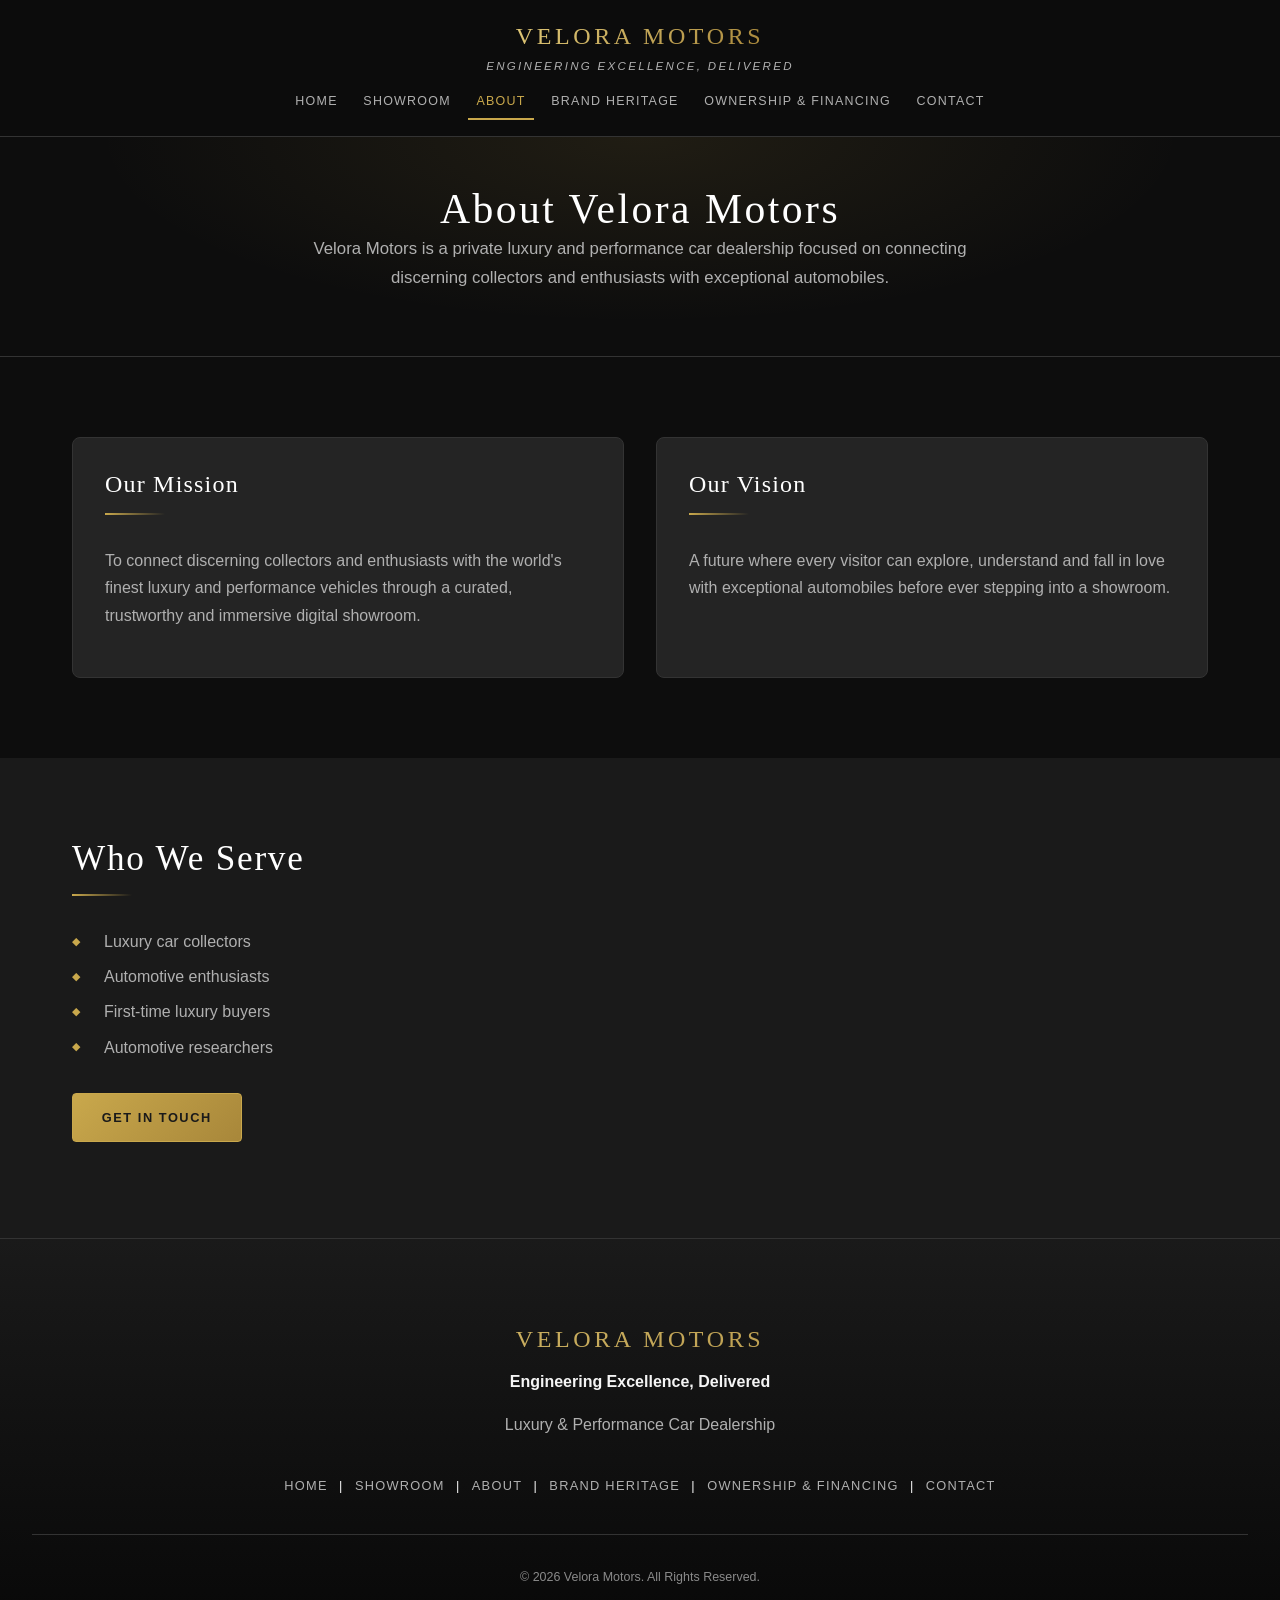
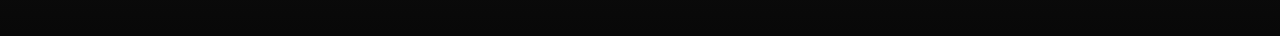
<file: POE PART2/about.html>
<!DOCTYPE html>
<html lang="en">
<head>
    <meta charset="UTF-8">
    <meta name="viewport" content="width=device-width, initial-scale=1.0">
    <title>About | Velora Motors</title>
    <meta name="description" content="Learn about the Velora Motors mission, vision and the collectors and enthusiasts we serve.">
    <meta name="keywords" content="about Velora Motors, luxury car dealership">
    <link rel="stylesheet" href="css/style.css">
</head>
<body>

    <a class="skip-link" href="#main">Skip to main content</a>

    <header>
        <p class="brand"><a href="index.html">VELORA MOTORS</a></p>
        <p class="tagline">Engineering Excellence, Delivered</p>
        <nav aria-label="Main Navigation">
            <ul>
                <li><a href="index.html">Home</a></li>
                <li><a href="showroom.html">Showroom</a></li>
                <li><a href="about.html" aria-current="page">About</a></li>
                <li><a href="heritage.html">Brand Heritage</a></li>
                <li><a href="ownership.html">Ownership &amp; Financing</a></li>
                <li><a href="contact.html">Contact</a></li>
            </ul>
        </nav>
    </header>

    <main id="main">

        <section class="page-title">
            <h1>About Velora Motors</h1>
            <p>Velora Motors is a private luxury and performance car dealership focused on connecting discerning collectors and enthusiasts with exceptional automobiles.</p>
        </section>

        <section class="section">
            <div class="grid grid-2">
                <div class="panel"><h2>Our Mission</h2><p>To connect discerning collectors and enthusiasts with the world's finest luxury and performance vehicles through a curated, trustworthy and immersive digital showroom.</p></div>
                <div class="panel"><h2>Our Vision</h2><p>A future where every visitor can explore, understand and fall in love with exceptional automobiles before ever stepping into a showroom.</p></div>
            </div>
        </section>

        <section class="section alt">
            <h2>Who We Serve</h2>
            <ul class="diamonds">
                <li>Luxury car collectors</li>
                <li>Automotive enthusiasts</li>
                <li>First-time luxury buyers</li>
                <li>Automotive researchers</li>
            </ul>
            <p><a class="btn btn-gold" href="contact.html">Get in Touch</a></p>
        </section>

    </main>

    <footer>
        <p class="footer-brand">VELORA MOTORS</p>
        <p><strong>Engineering Excellence, Delivered</strong></p>
        <p>Luxury &amp; Performance Car Dealership</p>
        <nav aria-label="Footer Navigation">
            <a href="index.html">Home</a> |
            <a href="showroom.html">Showroom</a> |
            <a href="about.html">About</a> |
            <a href="heritage.html">Brand Heritage</a> |
            <a href="ownership.html">Ownership &amp; Financing</a> |
            <a href="contact.html">Contact</a>
        </nav>
        <p class="copyright">&copy; 2026 Velora Motors. All Rights Reserved.</p>
    </footer>

</body>
</html>
</file>
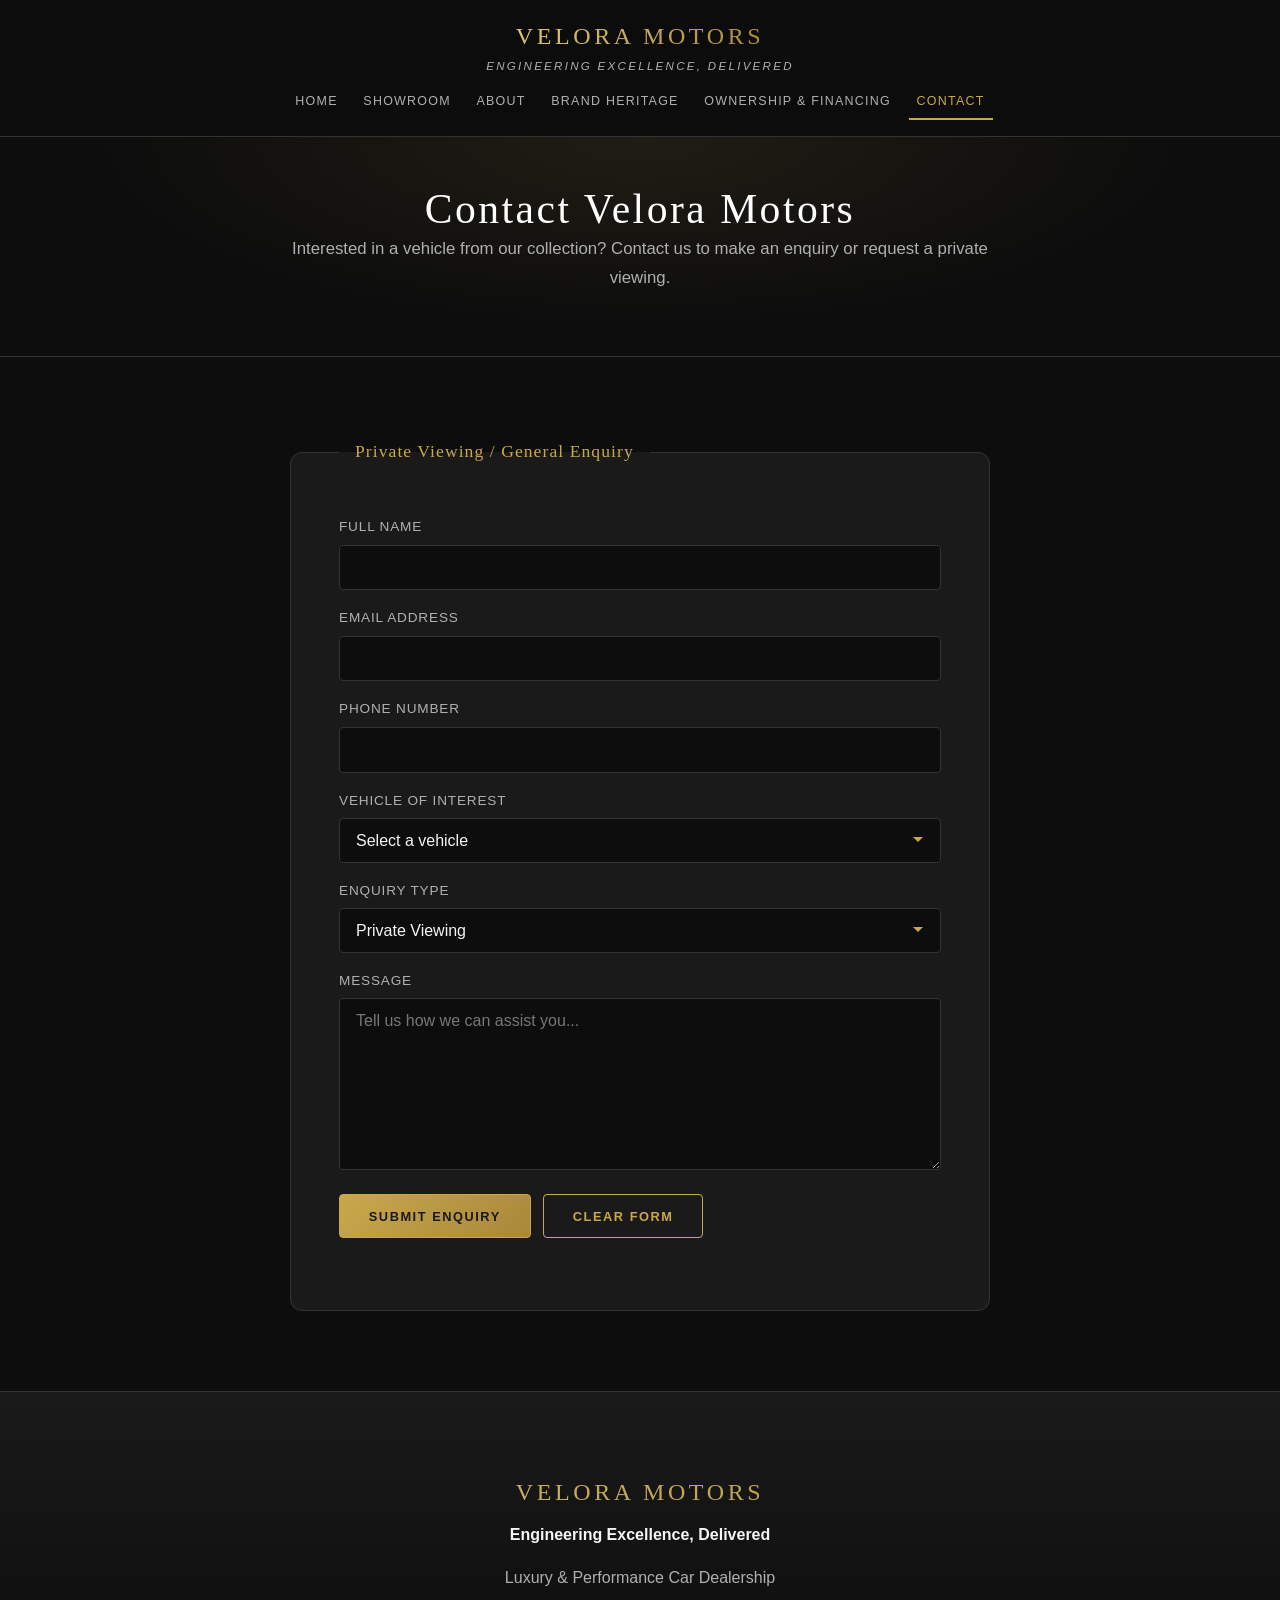
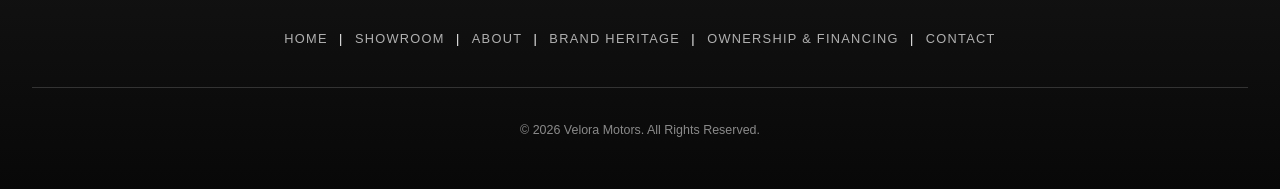
<file: POE PART2/contact.html>
<!DOCTYPE html>
<html lang="en">
<head>
    <meta charset="UTF-8">
    <meta name="viewport" content="width=device-width, initial-scale=1.0">
    <title>Contact | Velora Motors</title>
    <meta name="description" content="Contact Velora Motors to enquire about a vehicle or request a private viewing.">
    <meta name="keywords" content="contact Velora Motors, private viewing">
    <link rel="stylesheet" href="css/style.css">
</head>
<body>

    <a class="skip-link" href="#main">Skip to main content</a>

    <header>
        <p class="brand"><a href="index.html">VELORA MOTORS</a></p>
        <p class="tagline">Engineering Excellence, Delivered</p>
        <nav aria-label="Main Navigation">
            <ul>
                <li><a href="index.html">Home</a></li>
                <li><a href="showroom.html">Showroom</a></li>
                <li><a href="about.html">About</a></li>
                <li><a href="heritage.html">Brand Heritage</a></li>
                <li><a href="ownership.html">Ownership &amp; Financing</a></li>
                <li><a href="contact.html" aria-current="page">Contact</a></li>
            </ul>
        </nav>
    </header>

    <main id="main">

        <section class="page-title">
            <h1>Contact Velora Motors</h1>
            <p>Interested in a vehicle from our collection? Contact us to make an enquiry or request a private viewing.</p>
        </section>

        <section class="section">
            <form action="#" method="post">
                <fieldset>
                    <legend>Private Viewing / General Enquiry</legend>

                    <p>
                        <label for="name">Full Name</label>
                        <input type="text" id="name" name="name" autocomplete="name" required>
                    </p>
                    <p>
                        <label for="email">Email Address</label>
                        <input type="email" id="email" name="email" autocomplete="email" required>
                    </p>
                    <p>
                        <label for="phone">Phone Number</label>
                        <input type="tel" id="phone" name="phone" autocomplete="tel">
                    </p>
                    <p>
                        <label for="vehicle">Vehicle of Interest</label>
                        <select id="vehicle" name="vehicle">
                            <option value="">Select a vehicle</option>
                            <option value="ferrari-296-gtb">Ferrari 296 GTB</option>
                            <option value="lamborghini-huracan">Lamborghini Huracan</option>
                            <option value="rolls-royce-ghost">Rolls-Royce Ghost</option>
                            <option value="bentley-bentayga">Bentley Bentayga</option>
                            <option value="range-rover-autobiography">Range Rover Autobiography</option>
                            <option value="aston-martin-db12-volante">Aston Martin DB12 Volante</option>
                            <option value="jaguar-e-type">Restored Jaguar E-Type</option>
                        </select>
                    </p>
                    <p>
                        <label for="enquiry-type">Enquiry Type</label>
                        <select id="enquiry-type" name="enquiry-type">
                            <option value="private-viewing">Private Viewing</option>
                            <option value="vehicle-enquiry">Vehicle Enquiry</option>
                            <option value="financing">Financing</option>
                            <option value="trade-in">Trade-In</option>
                            <option value="concierge">Concierge Services</option>
                            <option value="collaboration">Collaboration</option>
                        </select>
                    </p>
                    <p>
                        <label for="message">Message</label>
                        <textarea id="message" name="message" rows="8" placeholder="Tell us how we can assist you..."></textarea>
                    </p>
                    <p>
                        <button type="submit" class="btn btn-gold">Submit Enquiry</button>
                        <button type="reset" class="btn btn-outline">Clear Form</button>
                    </p>
                </fieldset>
            </form>
        </section>

    </main>

    <footer>
        <p class="footer-brand">VELORA MOTORS</p>
        <p><strong>Engineering Excellence, Delivered</strong></p>
        <p>Luxury &amp; Performance Car Dealership</p>
        <nav aria-label="Footer Navigation">
            <a href="index.html">Home</a> |
            <a href="showroom.html">Showroom</a> |
            <a href="about.html">About</a> |
            <a href="heritage.html">Brand Heritage</a> |
            <a href="ownership.html">Ownership &amp; Financing</a> |
            <a href="contact.html">Contact</a>
        </nav>
        <p class="copyright">&copy; 2026 Velora Motors. All Rights Reserved.</p>
    </footer>

</body>
</html>
</file>
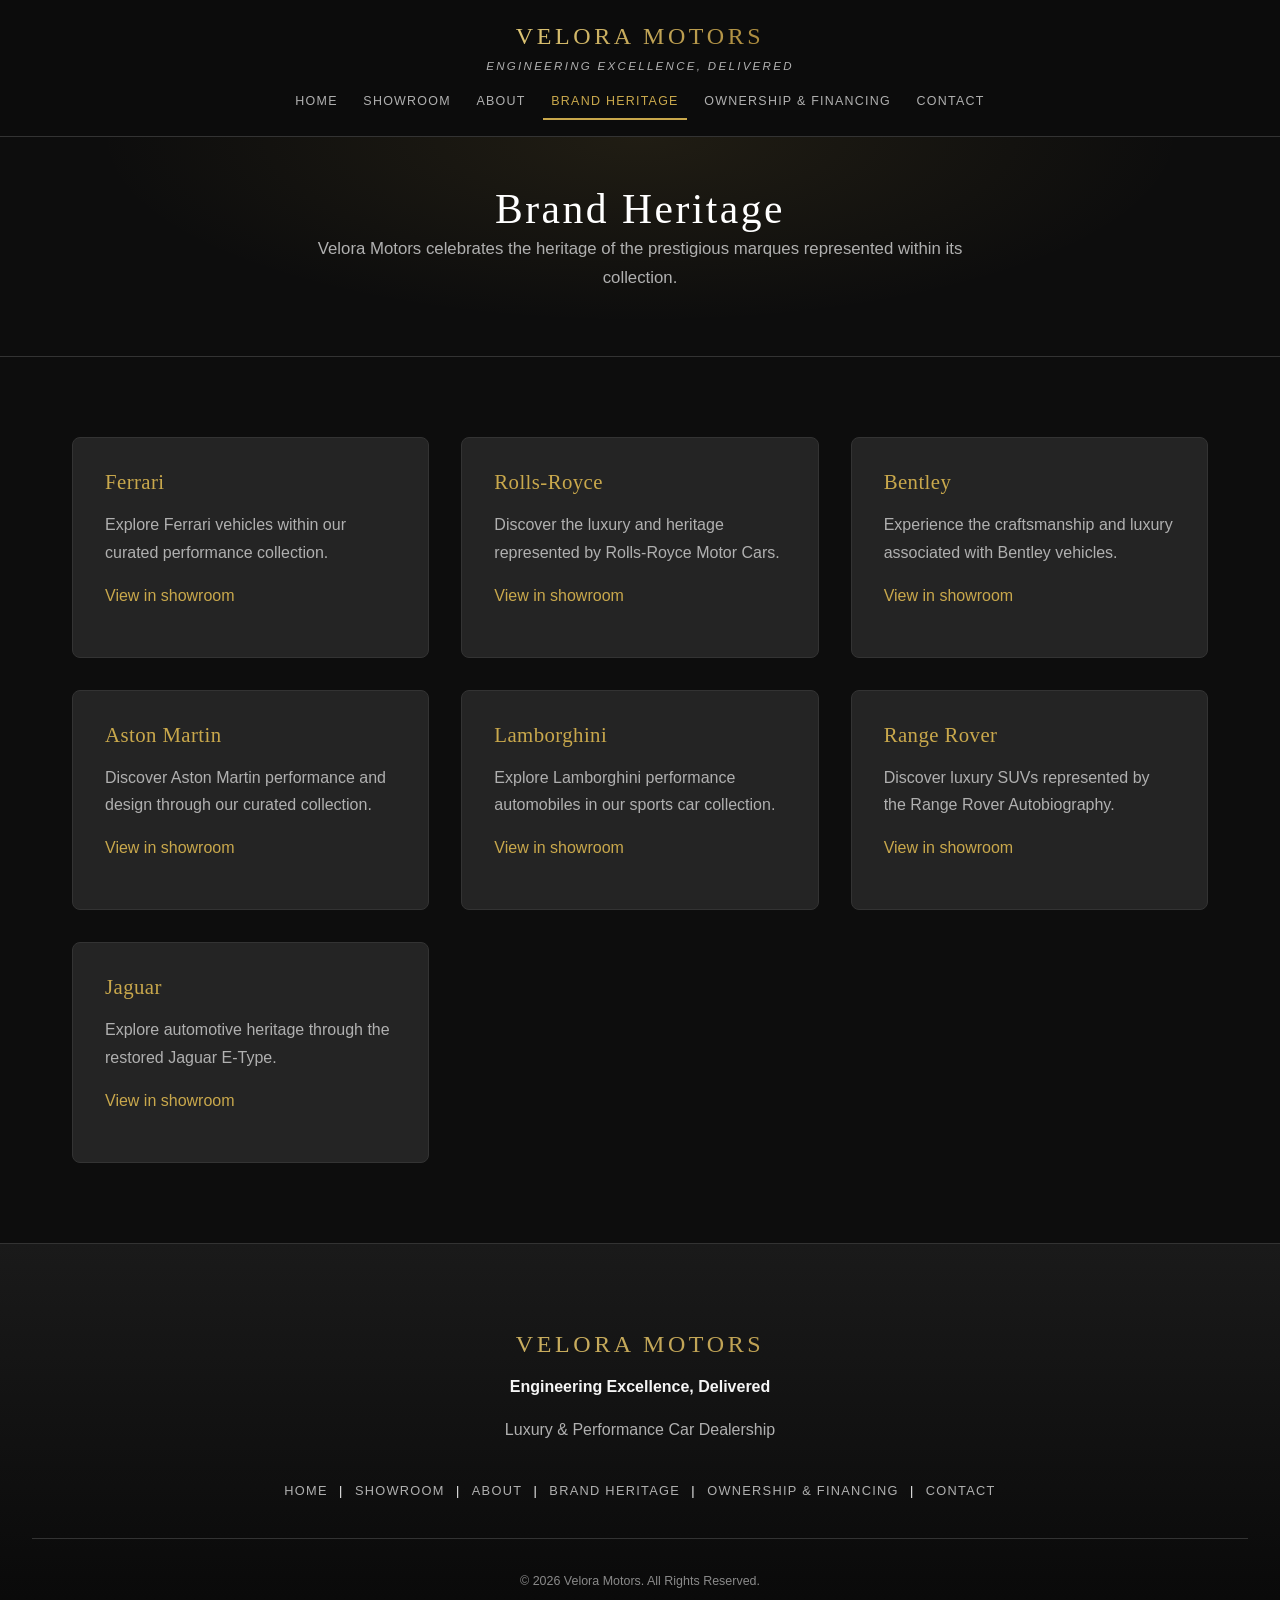
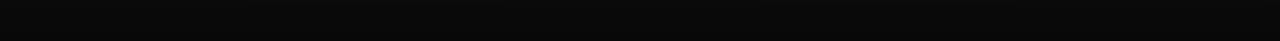
<file: POE PART2/heritage.html>
<!DOCTYPE html>
<html lang="en">
<head>
    <meta charset="UTF-8">
    <meta name="viewport" content="width=device-width, initial-scale=1.0">
    <title>Brand Heritage | Velora Motors</title>
    <meta name="description" content="Explore the heritage of Ferrari, Rolls-Royce, Bentley, Aston Martin, Lamborghini, Range Rover and Jaguar.">
    <meta name="keywords" content="car brand heritage, Ferrari, Bentley, Jaguar">
    <link rel="stylesheet" href="css/style.css">
</head>
<body>

    <a class="skip-link" href="#main">Skip to main content</a>

    <header>
        <p class="brand"><a href="index.html">VELORA MOTORS</a></p>
        <p class="tagline">Engineering Excellence, Delivered</p>
        <nav aria-label="Main Navigation">
            <ul>
                <li><a href="index.html">Home</a></li>
                <li><a href="showroom.html">Showroom</a></li>
                <li><a href="about.html">About</a></li>
                <li><a href="heritage.html" aria-current="page">Brand Heritage</a></li>
                <li><a href="ownership.html">Ownership &amp; Financing</a></li>
                <li><a href="contact.html">Contact</a></li>
            </ul>
        </nav>
    </header>

    <main id="main">

        <section class="page-title">
            <h1>Brand Heritage</h1>
            <p>Velora Motors celebrates the heritage of the prestigious marques represented within its collection.</p>
        </section>

        <section class="section">
            <div class="grid grid-3">
                <div class="panel"><h3>Ferrari</h3><p>Explore Ferrari vehicles within our curated performance collection.</p><p><a href="showroom.html">View in showroom</a></p></div>
                <div class="panel"><h3>Rolls-Royce</h3><p>Discover the luxury and heritage represented by Rolls-Royce Motor Cars.</p><p><a href="showroom.html">View in showroom</a></p></div>
                <div class="panel"><h3>Bentley</h3><p>Experience the craftsmanship and luxury associated with Bentley vehicles.</p><p><a href="showroom.html">View in showroom</a></p></div>
                <div class="panel"><h3>Aston Martin</h3><p>Discover Aston Martin performance and design through our curated collection.</p><p><a href="showroom.html">View in showroom</a></p></div>
                <div class="panel"><h3>Lamborghini</h3><p>Explore Lamborghini performance automobiles in our sports car collection.</p><p><a href="showroom.html">View in showroom</a></p></div>
                <div class="panel"><h3>Range Rover</h3><p>Discover luxury SUVs represented by the Range Rover Autobiography.</p><p><a href="showroom.html">View in showroom</a></p></div>
                <div class="panel"><h3>Jaguar</h3><p>Explore automotive heritage through the restored Jaguar E-Type.</p><p><a href="showroom.html">View in showroom</a></p></div>
            </div>
        </section>

    </main>

    <footer>
        <p class="footer-brand">VELORA MOTORS</p>
        <p><strong>Engineering Excellence, Delivered</strong></p>
        <p>Luxury &amp; Performance Car Dealership</p>
        <nav aria-label="Footer Navigation">
            <a href="index.html">Home</a> |
            <a href="showroom.html">Showroom</a> |
            <a href="about.html">About</a> |
            <a href="heritage.html">Brand Heritage</a> |
            <a href="ownership.html">Ownership &amp; Financing</a> |
            <a href="contact.html">Contact</a>
        </nav>
        <p class="copyright">&copy; 2026 Velora Motors. All Rights Reserved.</p>
    </footer>

</body>
</html>
</file>
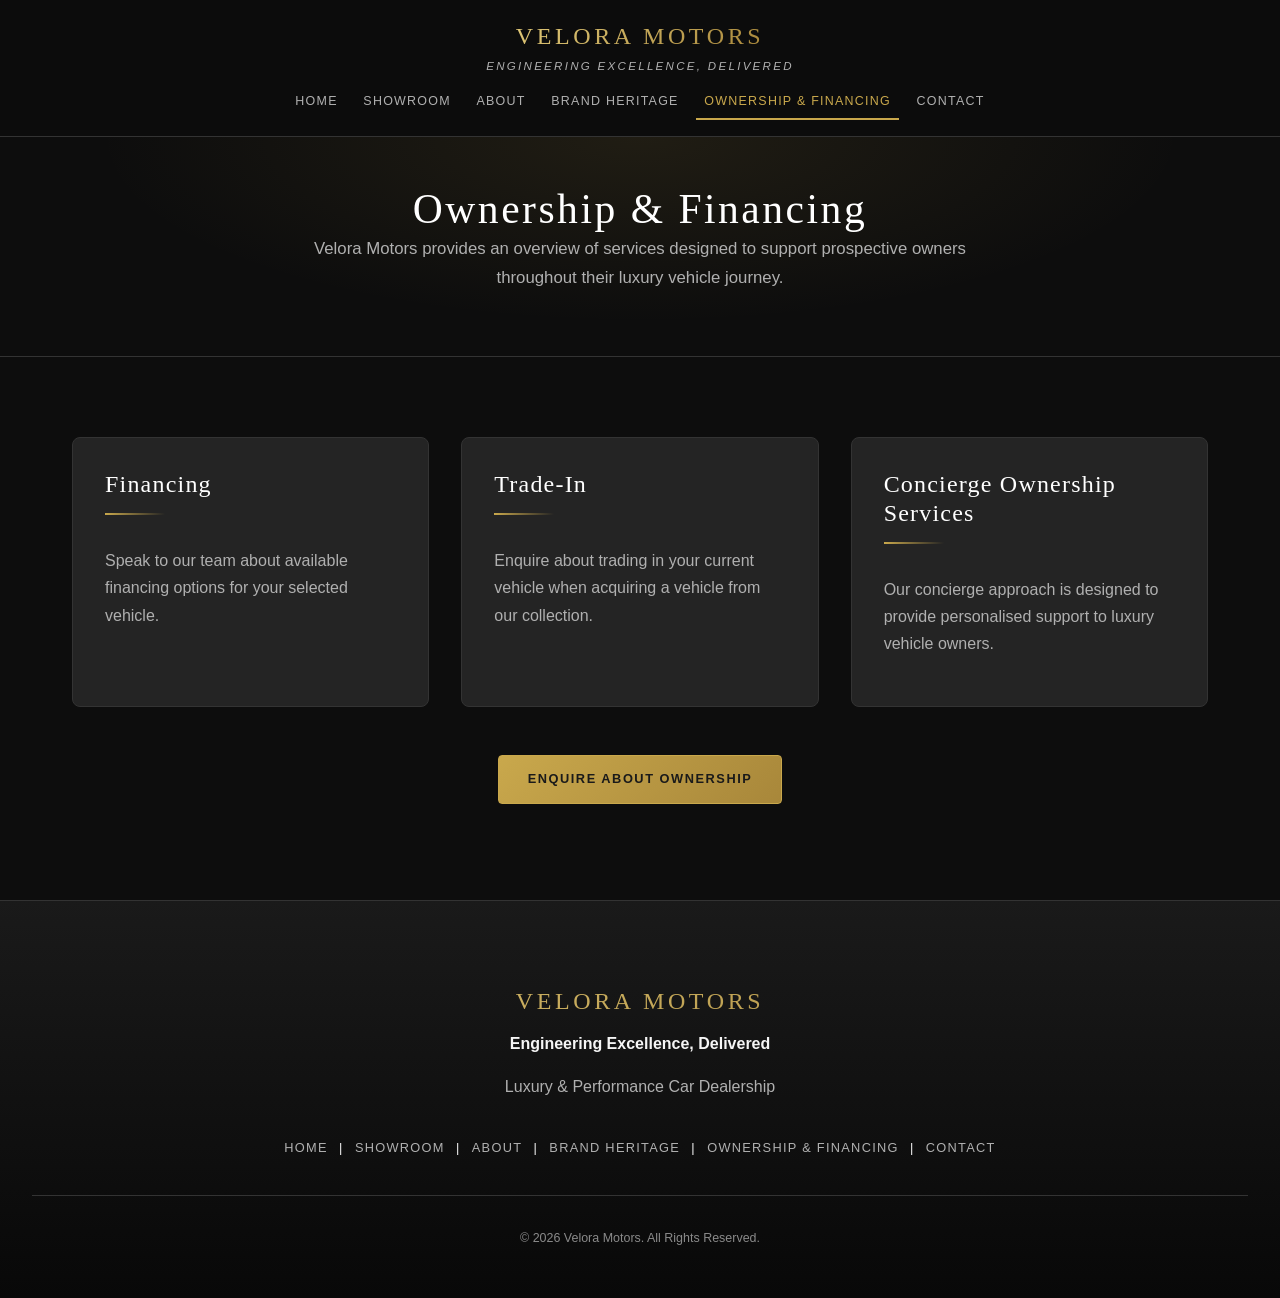
<file: POE PART2/ownership.html>
<!DOCTYPE html>
<html lang="en">
<head>
    <meta charset="UTF-8">
    <meta name="viewport" content="width=device-width, initial-scale=1.0">
    <title>Ownership &amp; Financing | Velora Motors</title>
    <meta name="description" content="Financing, trade-in and concierge ownership services from Velora Motors.">
    <meta name="keywords" content="car financing, trade-in, concierge ownership">
    <link rel="stylesheet" href="css/style.css">
</head>
<body>

    <a class="skip-link" href="#main">Skip to main content</a>

    <header>
        <p class="brand"><a href="index.html">VELORA MOTORS</a></p>
        <p class="tagline">Engineering Excellence, Delivered</p>
        <nav aria-label="Main Navigation">
            <ul>
                <li><a href="index.html">Home</a></li>
                <li><a href="showroom.html">Showroom</a></li>
                <li><a href="about.html">About</a></li>
                <li><a href="heritage.html">Brand Heritage</a></li>
                <li><a href="ownership.html" aria-current="page">Ownership &amp; Financing</a></li>
                <li><a href="contact.html">Contact</a></li>
            </ul>
        </nav>
    </header>

    <main id="main">

        <section class="page-title">
            <h1>Ownership &amp; Financing</h1>
            <p>Velora Motors provides an overview of services designed to support prospective owners throughout their luxury vehicle journey.</p>
        </section>

        <section class="section">
            <div class="grid grid-3">
                <div class="panel"><h2>Financing</h2><p>Speak to our team about available financing options for your selected vehicle.</p></div>
                <div class="panel"><h2>Trade-In</h2><p>Enquire about trading in your current vehicle when acquiring a vehicle from our collection.</p></div>
                <div class="panel"><h2>Concierge Ownership Services</h2><p>Our concierge approach is designed to provide personalised support to luxury vehicle owners.</p></div>
            </div>
            <p class="center"><a class="btn btn-gold" href="contact.html">Enquire About Ownership</a></p>
        </section>

    </main>

    <footer>
        <p class="footer-brand">VELORA MOTORS</p>
        <p><strong>Engineering Excellence, Delivered</strong></p>
        <p>Luxury &amp; Performance Car Dealership</p>
        <nav aria-label="Footer Navigation">
            <a href="index.html">Home</a> |
            <a href="showroom.html">Showroom</a> |
            <a href="about.html">About</a> |
            <a href="heritage.html">Brand Heritage</a> |
            <a href="ownership.html">Ownership &amp; Financing</a> |
            <a href="contact.html">Contact</a>
        </nav>
        <p class="copyright">&copy; 2026 Velora Motors. All Rights Reserved.</p>
    </footer>

</body>
</html>
</file>
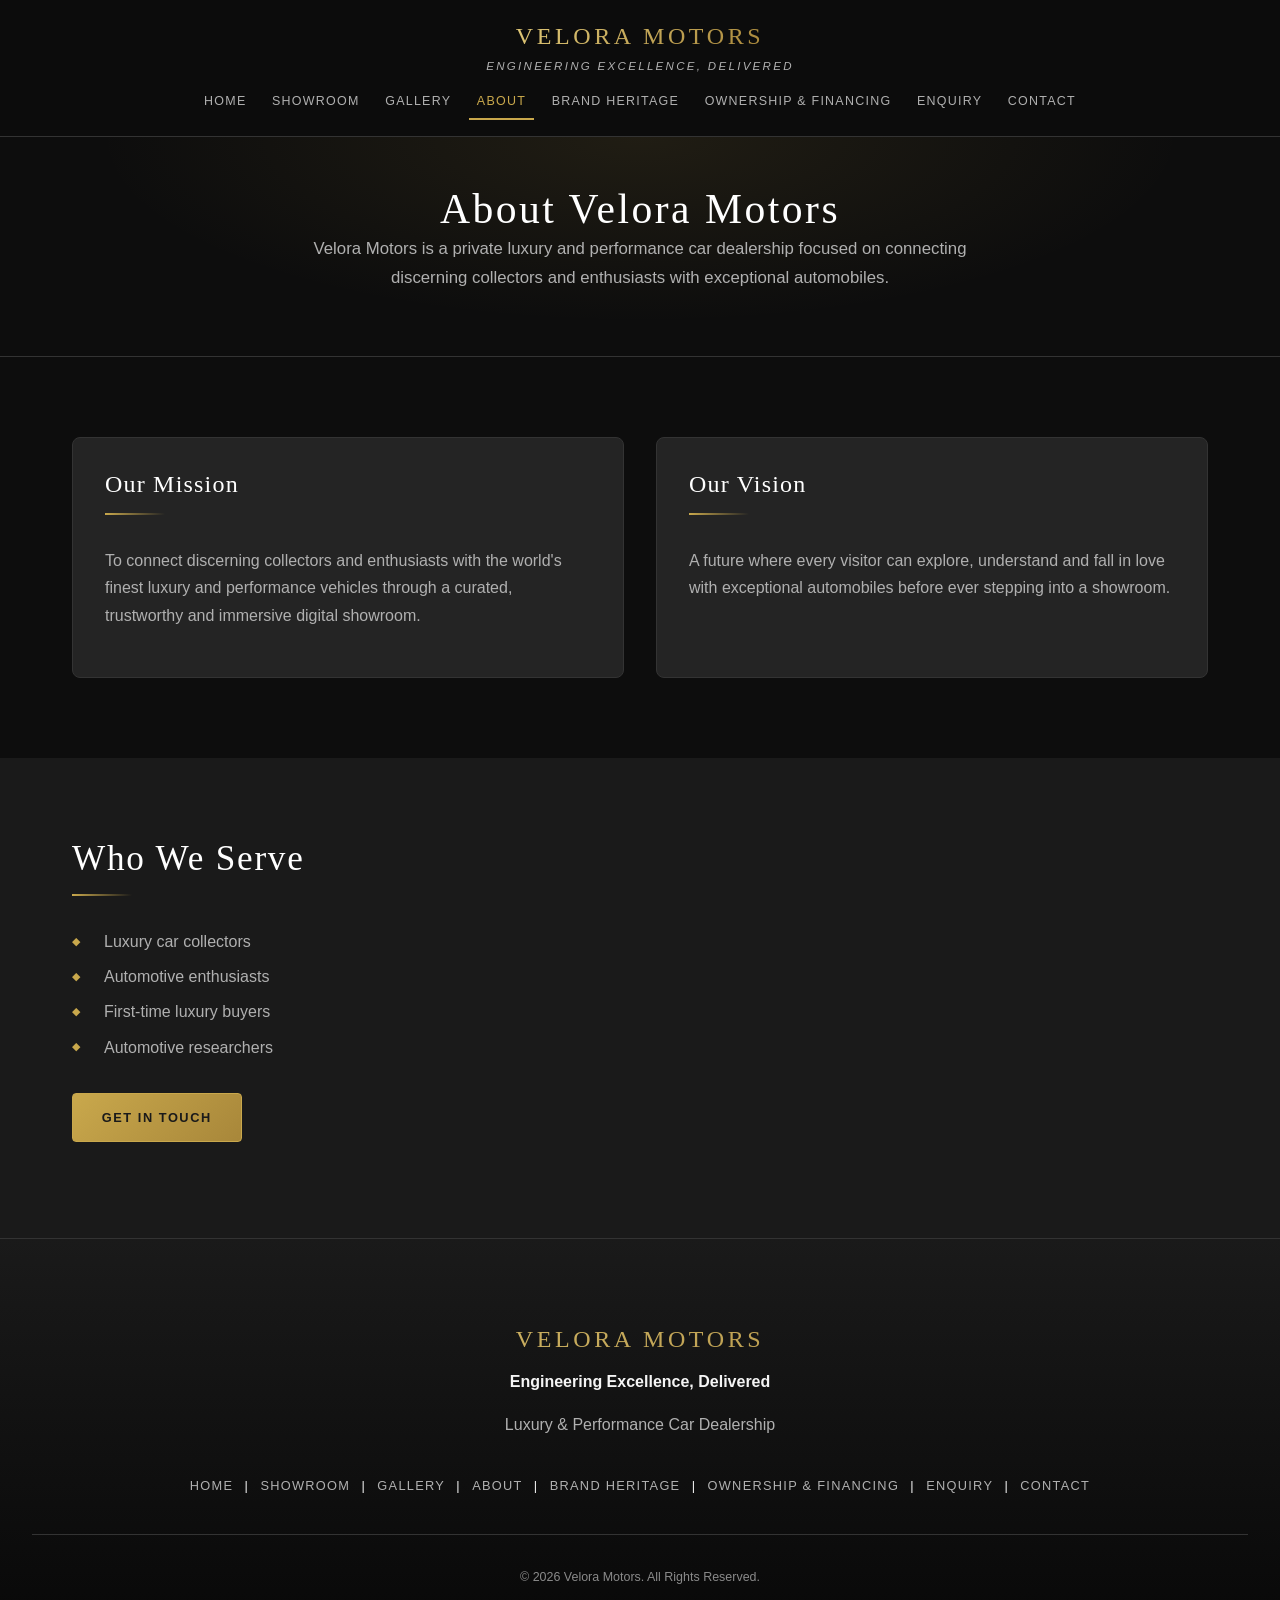
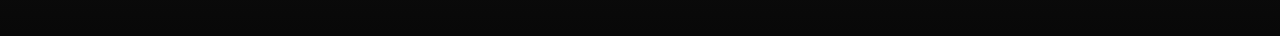
<file: POE PART3/about.html>
<!DOCTYPE html>
<html lang="en">
<head>
    <meta charset="UTF-8">
    <meta name="viewport" content="width=device-width, initial-scale=1.0">
    <title>About | Velora Motors</title>
    <meta name="description" content="Learn about the Velora Motors mission, vision and the collectors and enthusiasts we serve.">
    <meta name="keywords" content="about Velora Motors, luxury car dealership, car collectors">
    <meta name="robots" content="index, follow">
    <meta name="theme-color" content="#0d0d0d">
    <link rel="canonical" href="https://YOUR-SITE.netlify.app/about.html">
    <meta property="og:type" content="website">
    <meta property="og:title" content="About | Velora Motors">
    <meta property="og:description" content="Our mission, vision and the people we serve.">
    <meta property="og:image" content="https://YOUR-SITE.netlify.app/images/ferrari-296-gtb-1600.jpg">
    <link rel="stylesheet" href="css/style.css">
    <script src="js/main.js" defer></script>
</head>
<body>

    <a class="skip-link" href="#main">Skip to main content</a>

    <header>
        <p class="brand"><a href="index.html">VELORA MOTORS</a></p>
        <p class="tagline">Engineering Excellence, Delivered</p>
        <nav aria-label="Main Navigation">
            <ul>
                <li><a href="index.html">Home</a></li>
                <li><a href="showroom.html">Showroom</a></li>
                <li><a href="gallery.html">Gallery</a></li>
                <li><a href="about.html" aria-current="page">About</a></li>
                <li><a href="heritage.html">Brand Heritage</a></li>
                <li><a href="ownership.html">Ownership &amp; Financing</a></li>
                <li><a href="enquiry.html">Enquiry</a></li>
                <li><a href="contact.html">Contact</a></li>
            </ul>
        </nav>
    </header>

    <main id="main">

        <section class="page-title">
            <h1>About Velora Motors</h1>
            <p>Velora Motors is a private luxury and performance car dealership focused on connecting discerning collectors and enthusiasts with exceptional automobiles.</p>
        </section>

        <section class="section reveal">
            <div class="grid grid-2">
                <div class="panel"><h2>Our Mission</h2><p>To connect discerning collectors and enthusiasts with the world's finest luxury and performance vehicles through a curated, trustworthy and immersive digital showroom.</p></div>
                <div class="panel"><h2>Our Vision</h2><p>A future where every visitor can explore, understand and fall in love with exceptional automobiles before ever stepping into a showroom.</p></div>
            </div>
        </section>

        <section class="section alt reveal">
            <h2>Who We Serve</h2>
            <ul class="diamonds">
                <li>Luxury car collectors</li>
                <li>Automotive enthusiasts</li>
                <li>First-time luxury buyers</li>
                <li>Automotive researchers</li>
            </ul>
            <p><a class="btn btn-gold" href="contact.html">Get in Touch</a></p>
        </section>

    </main>

    <footer>
        <p class="footer-brand">VELORA MOTORS</p>
        <p><strong>Engineering Excellence, Delivered</strong></p>
        <p>Luxury &amp; Performance Car Dealership</p>
        <nav aria-label="Footer Navigation">
            <a href="index.html">Home</a> |
            <a href="showroom.html">Showroom</a> |
            <a href="gallery.html">Gallery</a> |
            <a href="about.html">About</a> |
            <a href="heritage.html">Brand Heritage</a> |
            <a href="ownership.html">Ownership &amp; Financing</a> |
            <a href="enquiry.html">Enquiry</a> |
            <a href="contact.html">Contact</a>
        </nav>
        <p class="copyright">&copy; 2026 Velora Motors. All Rights Reserved.</p>
    </footer>

</body>
</html>
</file>
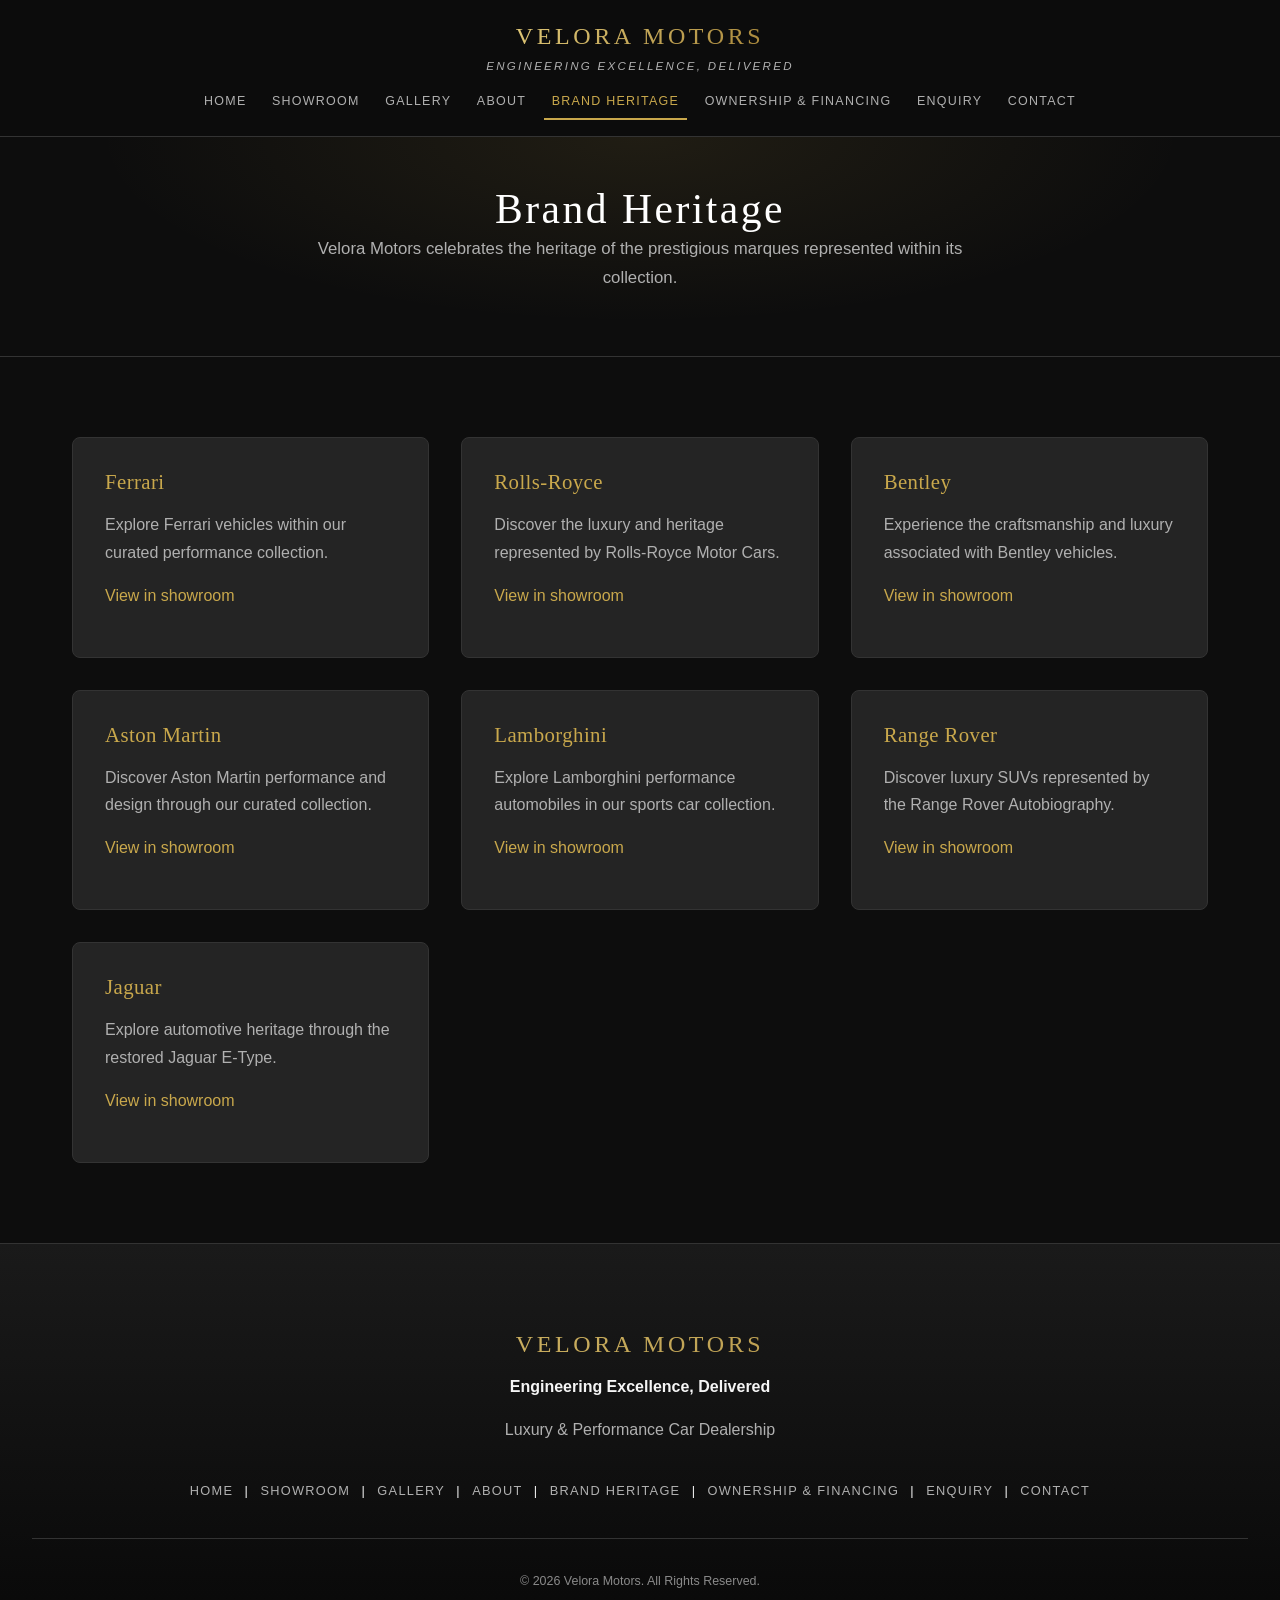
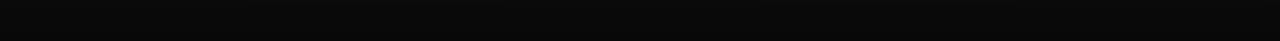
<file: POE PART3/heritage.html>
<!DOCTYPE html>
<html lang="en">
<head>
    <meta charset="UTF-8">
    <meta name="viewport" content="width=device-width, initial-scale=1.0">
    <title>Brand Heritage | Velora Motors</title>
    <meta name="description" content="Explore the heritage of Ferrari, Rolls-Royce, Bentley, Aston Martin, Lamborghini, Range Rover and Jaguar.">
    <meta name="keywords" content="car brand heritage, Ferrari, Bentley, Jaguar, Aston Martin">
    <meta name="robots" content="index, follow">
    <meta name="theme-color" content="#0d0d0d">
    <link rel="canonical" href="https://YOUR-SITE.netlify.app/heritage.html">
    <meta property="og:type" content="website">
    <meta property="og:title" content="Brand Heritage | Velora Motors">
    <meta property="og:description" content="The heritage of the marques in our collection.">
    <meta property="og:image" content="https://YOUR-SITE.netlify.app/images/ferrari-296-gtb-1600.jpg">
    <link rel="stylesheet" href="css/style.css">
    <script src="js/main.js" defer></script>
</head>
<body>

    <a class="skip-link" href="#main">Skip to main content</a>

    <header>
        <p class="brand"><a href="index.html">VELORA MOTORS</a></p>
        <p class="tagline">Engineering Excellence, Delivered</p>
        <nav aria-label="Main Navigation">
            <ul>
                <li><a href="index.html">Home</a></li>
                <li><a href="showroom.html">Showroom</a></li>
                <li><a href="gallery.html">Gallery</a></li>
                <li><a href="about.html">About</a></li>
                <li><a href="heritage.html" aria-current="page">Brand Heritage</a></li>
                <li><a href="ownership.html">Ownership &amp; Financing</a></li>
                <li><a href="enquiry.html">Enquiry</a></li>
                <li><a href="contact.html">Contact</a></li>
            </ul>
        </nav>
    </header>

    <main id="main">

        <section class="page-title">
            <h1>Brand Heritage</h1>
            <p>Velora Motors celebrates the heritage of the prestigious marques represented within its collection.</p>
        </section>

        <section class="section reveal">
            <div class="grid grid-3">
                <div class="panel"><h3>Ferrari</h3><p>Explore Ferrari vehicles within our curated performance collection.</p><p><a href="showroom.html">View in showroom</a></p></div>
                <div class="panel"><h3>Rolls-Royce</h3><p>Discover the luxury and heritage represented by Rolls-Royce Motor Cars.</p><p><a href="showroom.html">View in showroom</a></p></div>
                <div class="panel"><h3>Bentley</h3><p>Experience the craftsmanship and luxury associated with Bentley vehicles.</p><p><a href="showroom.html">View in showroom</a></p></div>
                <div class="panel"><h3>Aston Martin</h3><p>Discover Aston Martin performance and design through our curated collection.</p><p><a href="showroom.html">View in showroom</a></p></div>
                <div class="panel"><h3>Lamborghini</h3><p>Explore Lamborghini performance automobiles in our sports car collection.</p><p><a href="showroom.html">View in showroom</a></p></div>
                <div class="panel"><h3>Range Rover</h3><p>Discover luxury SUVs represented by the Range Rover Autobiography.</p><p><a href="showroom.html">View in showroom</a></p></div>
                <div class="panel"><h3>Jaguar</h3><p>Explore automotive heritage through the restored Jaguar E-Type.</p><p><a href="showroom.html">View in showroom</a></p></div>
            </div>
        </section>

    </main>

    <footer>
        <p class="footer-brand">VELORA MOTORS</p>
        <p><strong>Engineering Excellence, Delivered</strong></p>
        <p>Luxury &amp; Performance Car Dealership</p>
        <nav aria-label="Footer Navigation">
            <a href="index.html">Home</a> |
            <a href="showroom.html">Showroom</a> |
            <a href="gallery.html">Gallery</a> |
            <a href="about.html">About</a> |
            <a href="heritage.html">Brand Heritage</a> |
            <a href="ownership.html">Ownership &amp; Financing</a> |
            <a href="enquiry.html">Enquiry</a> |
            <a href="contact.html">Contact</a>
        </nav>
        <p class="copyright">&copy; 2026 Velora Motors. All Rights Reserved.</p>
    </footer>

</body>
</html>
</file>
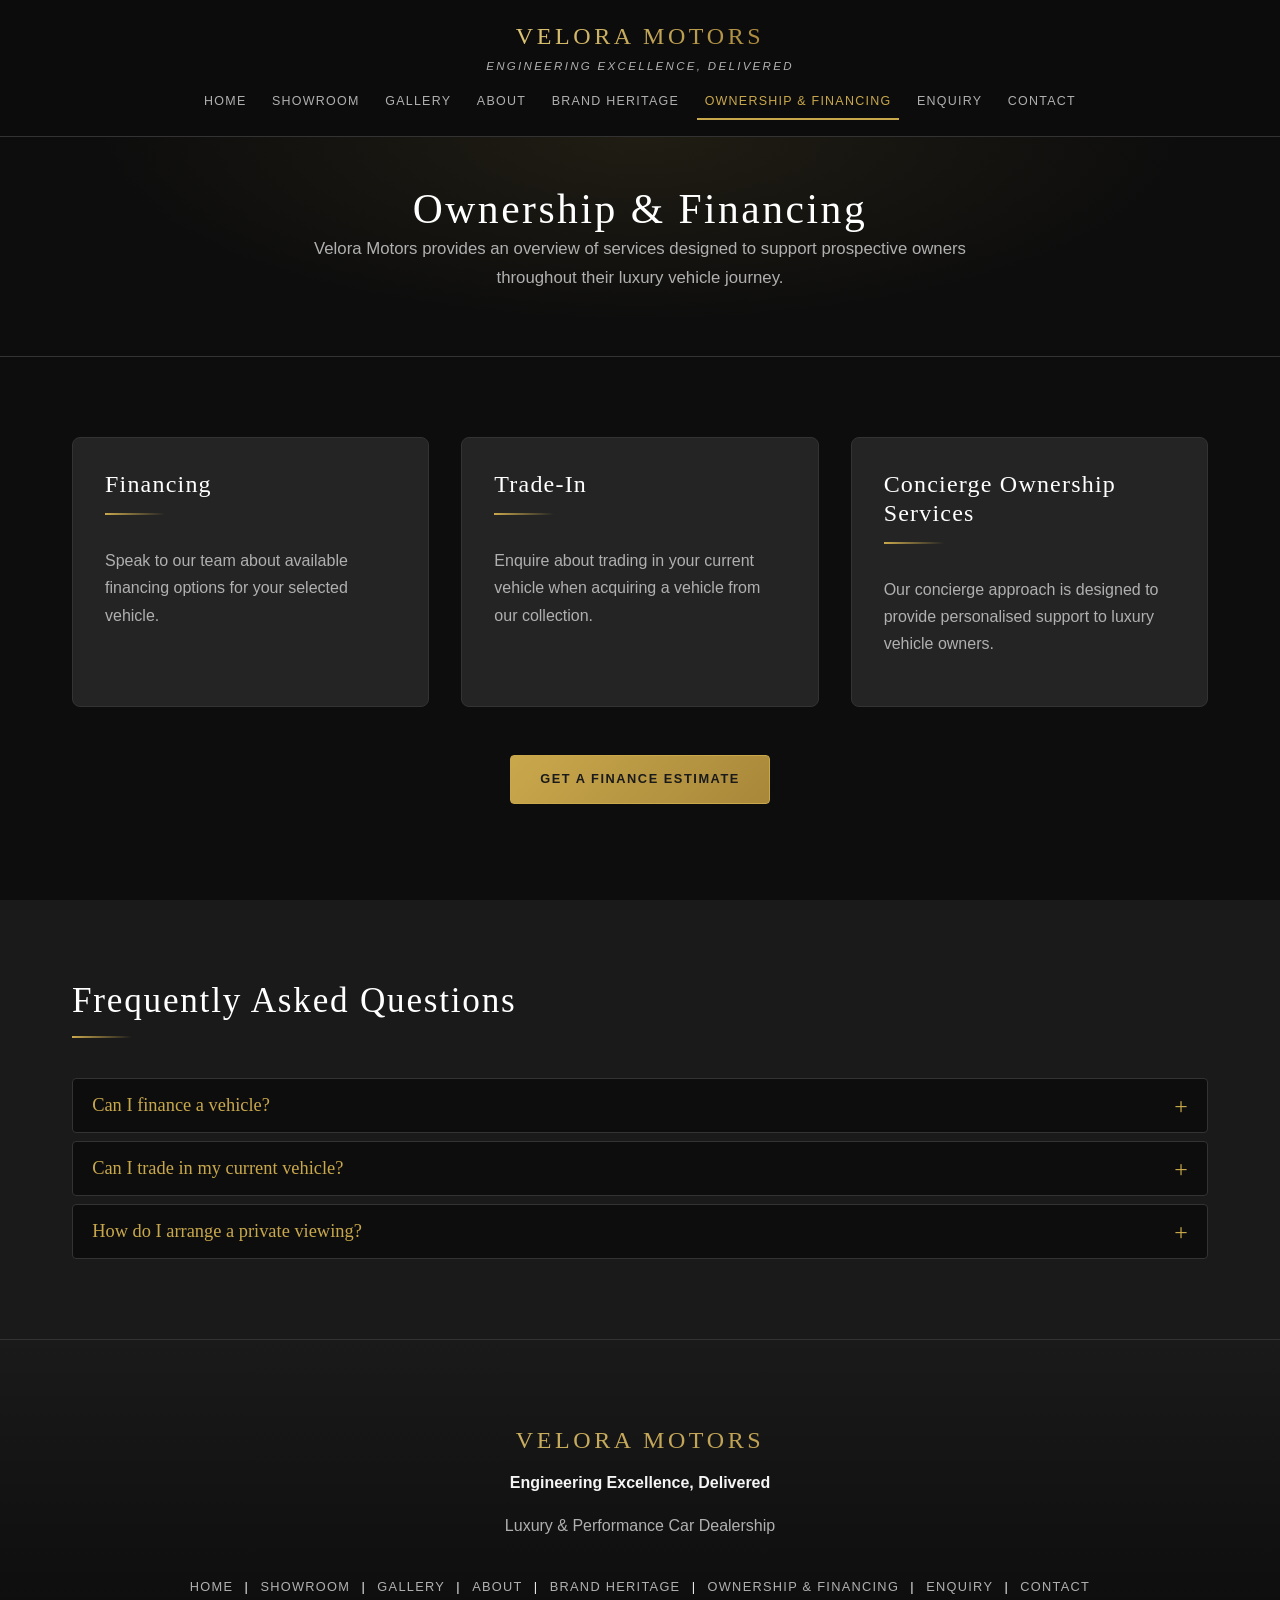
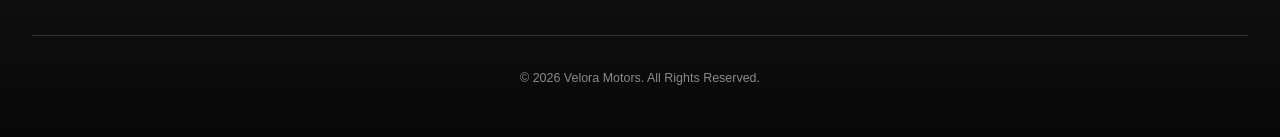
<file: POE PART3/ownership.html>
<!DOCTYPE html>
<html lang="en">
<head>
    <meta charset="UTF-8">
    <meta name="viewport" content="width=device-width, initial-scale=1.0">
    <title>Ownership &amp; Financing | Velora Motors</title>
    <meta name="description" content="Financing, trade-in and concierge ownership services from Velora Motors, plus answers to common questions.">
    <meta name="keywords" content="car financing, trade-in, concierge ownership, luxury car finance">
    <meta name="robots" content="index, follow">
    <meta name="theme-color" content="#0d0d0d">
    <link rel="canonical" href="https://YOUR-SITE.netlify.app/ownership.html">
    <meta property="og:type" content="website">
    <meta property="og:title" content="Ownership &amp; Financing | Velora Motors">
    <meta property="og:description" content="Financing, trade-in and concierge services.">
    <meta property="og:image" content="https://YOUR-SITE.netlify.app/images/ferrari-296-gtb-1600.jpg">
    <link rel="stylesheet" href="css/style.css">
    <script src="js/main.js" defer></script>
</head>
<body>

    <a class="skip-link" href="#main">Skip to main content</a>

    <header>
        <p class="brand"><a href="index.html">VELORA MOTORS</a></p>
        <p class="tagline">Engineering Excellence, Delivered</p>
        <nav aria-label="Main Navigation">
            <ul>
                <li><a href="index.html">Home</a></li>
                <li><a href="showroom.html">Showroom</a></li>
                <li><a href="gallery.html">Gallery</a></li>
                <li><a href="about.html">About</a></li>
                <li><a href="heritage.html">Brand Heritage</a></li>
                <li><a href="ownership.html" aria-current="page">Ownership &amp; Financing</a></li>
                <li><a href="enquiry.html">Enquiry</a></li>
                <li><a href="contact.html">Contact</a></li>
            </ul>
        </nav>
    </header>

    <main id="main">

        <section class="page-title">
            <h1>Ownership &amp; Financing</h1>
            <p>Velora Motors provides an overview of services designed to support prospective owners throughout their luxury vehicle journey.</p>
        </section>

        <section class="section reveal">
            <div class="grid grid-3">
                <div class="panel"><h2>Financing</h2><p>Speak to our team about available financing options for your selected vehicle.</p></div>
                <div class="panel"><h2>Trade-In</h2><p>Enquire about trading in your current vehicle when acquiring a vehicle from our collection.</p></div>
                <div class="panel"><h2>Concierge Ownership Services</h2><p>Our concierge approach is designed to provide personalised support to luxury vehicle owners.</p></div>
            </div>
            <p class="center"><a class="btn btn-gold" href="enquiry.html">Get a Finance Estimate</a></p>
        </section>

        <section class="section alt reveal">
            <h2>Frequently Asked Questions</h2>
            <div class="accordion">

                <h3><button type="button" class="accordion-btn" id="faq1-btn" aria-expanded="false" aria-controls="faq1">Can I finance a vehicle?</button></h3>
                <div class="accordion-panel" id="faq1" role="region" aria-labelledby="faq1-btn" hidden>
                    <p>Yes. Use the <a href="enquiry.html">enquiry form</a> to receive an indicative monthly instalment based on your deposit and chosen term.</p>
                </div>

                <h3><button type="button" class="accordion-btn" id="faq2-btn" aria-expanded="false" aria-controls="faq2">Can I trade in my current vehicle?</button></h3>
                <div class="accordion-panel" id="faq2" role="region" aria-labelledby="faq2-btn" hidden>
                    <p>Yes. Mention your current vehicle in the message on our <a href="contact.html">contact page</a> and our team will arrange a valuation.</p>
                </div>

                <h3><button type="button" class="accordion-btn" id="faq3-btn" aria-expanded="false" aria-controls="faq3">How do I arrange a private viewing?</button></h3>
                <div class="accordion-panel" id="faq3" role="region" aria-labelledby="faq3-btn" hidden>
                    <p>Choose a preferred date on the <a href="enquiry.html">enquiry form</a>, or contact us directly.</p>
                </div>

            </div>
        </section>

    </main>

    <footer>
        <p class="footer-brand">VELORA MOTORS</p>
        <p><strong>Engineering Excellence, Delivered</strong></p>
        <p>Luxury &amp; Performance Car Dealership</p>
        <nav aria-label="Footer Navigation">
            <a href="index.html">Home</a> |
            <a href="showroom.html">Showroom</a> |
            <a href="gallery.html">Gallery</a> |
            <a href="about.html">About</a> |
            <a href="heritage.html">Brand Heritage</a> |
            <a href="ownership.html">Ownership &amp; Financing</a> |
            <a href="enquiry.html">Enquiry</a> |
            <a href="contact.html">Contact</a>
        </nav>
        <p class="copyright">&copy; 2026 Velora Motors. All Rights Reserved.</p>
    </footer>

</body>
</html>
</file>
<file: POE PART2/css/style.css>
/* ============================================================
   Velora Motors - style.css
   ============================================================ */

/* 1. RESET & VARIABLES */
*, *::before, *::after { margin: 0; padding: 0; box-sizing: border-box; }

:root {
    --gold: #c9a84c;
    --gold-light: #e0c878;
    --gold-dark: #a8873a;
    --bg-deep: #0d0d0d;
    --bg-mid: #1a1a1a;
    --bg-soft: #242424;
    --text-main: #f5f5f5;
    --text-muted: #b0b0b0;
    --text-dark: #1a1a1a;
    --line: #333333;

    --font-head: Georgia, "Times New Roman", serif;
    --font-body: "Helvetica Neue", Arial, sans-serif;

    --sp-xs: 0.5rem;
    --sp-sm: 1rem;
    --sp-md: 2rem;
    --sp-lg: 3rem;
    --sp-xl: 5rem;

    --radius-sm: 4px;
    --radius-md: 8px;
    --radius-lg: 12px;
    --ease: all 0.3s ease;
    --width: 1200px;
    --shadow: 0 8px 30px rgba(0, 0, 0, 0.5);
}

/* 2. BASE */
html { scroll-behavior: smooth; }

body {
    font-family: var(--font-body);
    background-color: var(--bg-deep);
    color: var(--text-main);
    line-height: 1.7;
    -webkit-font-smoothing: antialiased;
}

img { max-width: 100%; height: auto; display: block; }
a { color: var(--gold); text-decoration: none; transition: var(--ease); }
a:hover { color: var(--gold-light); }
ul { list-style: none; }

/* 3. TYPOGRAPHY */
h1, h2, h3, h4 {
    font-family: var(--font-head);
    font-weight: 400;
    line-height: 1.2;
    color: #fff;
    letter-spacing: 0.02em;
}
h1 { font-size: 2.2rem; letter-spacing: 0.06em; }
h2 { font-size: 1.8rem; letter-spacing: 0.05em; margin-bottom: var(--sp-md); position: relative; padding-bottom: var(--sp-sm); }
h2::after { content: ""; position: absolute; bottom: 0; left: 0; width: 60px; height: 2px; background: linear-gradient(90deg, var(--gold), transparent); }
h3 { font-size: 1.3rem; color: var(--gold); margin-bottom: var(--sp-sm); }
h4 { font-size: 1.25rem; margin-bottom: var(--sp-xs); }
p { margin-bottom: var(--sp-sm); color: var(--text-muted); }
strong { color: var(--text-main); font-weight: 600; }

/* 4. LAYOUT */
.section { max-width: var(--width); margin: 0 auto; padding: var(--sp-xl) var(--sp-md); }
.section.alt {
    max-width: none;
    background: var(--bg-mid);
    padding-left: max(var(--sp-md), calc((100% - var(--width)) / 2 + var(--sp-md)));
    padding-right: max(var(--sp-md), calc((100% - var(--width)) / 2 + var(--sp-md)));
}
.center { text-align: center; margin-top: var(--sp-lg); }
.lead { font-size: 1.05rem; max-width: 700px; margin-bottom: var(--sp-md); }
section[id] { scroll-margin-top: 140px; }

/* 5. HEADER / NAV */
header {
    background: rgba(13, 13, 13, 0.97);
    border-bottom: 1px solid var(--line);
    padding: var(--sp-sm) var(--sp-md);
    position: sticky; top: 0; z-index: 1000;
    backdrop-filter: blur(10px);
    text-align: center;
}
.brand { margin: 0; font-family: var(--font-head); font-size: 1.5rem; letter-spacing: 0.15em; }
.brand a {
    background: linear-gradient(135deg, var(--gold-light), var(--gold-dark));
    -webkit-background-clip: text; background-clip: text;
    -webkit-text-fill-color: transparent;
}
.tagline { font-size: 0.72rem; letter-spacing: 0.2em; text-transform: uppercase; font-style: italic; margin-bottom: var(--sp-xs); }
header nav ul { display: flex; flex-wrap: wrap; justify-content: center; gap: 0.2rem 0.6rem; }
header nav a {
    display: inline-block; padding: 0.4rem 0.5rem;
    font-size: 0.78rem; letter-spacing: 0.1em; text-transform: uppercase;
    color: var(--text-muted); border-bottom: 2px solid transparent;
}
header nav a:hover,
header nav a[aria-current="page"] { color: var(--gold); border-bottom-color: var(--gold); }

/* 6. HERO & PAGE TITLES */
.hero, .page-title {
    text-align: center;
    padding: var(--sp-xl) var(--sp-md);
    background: radial-gradient(ellipse at 50% 0%, rgba(201, 168, 76, 0.1) 0%, transparent 60%), var(--bg-deep);
}
.page-title { padding: var(--sp-lg) var(--sp-md); border-bottom: 1px solid var(--line); }
.hero h1 { font-size: 2.6rem; }
.hero-sub {
    font-family: var(--font-head); font-size: 1.05rem; letter-spacing: 0.25em;
    text-transform: uppercase; font-style: italic; color: var(--gold);
    margin: var(--sp-sm) 0 var(--sp-md);
}
.hero p, .page-title p { max-width: 700px; margin-left: auto; margin-right: auto; font-size: 1.05rem; }
.hero .btn { margin-top: var(--sp-sm); }
.chips { display: flex; flex-wrap: wrap; justify-content: center; gap: var(--sp-xs); margin-top: var(--sp-md); }
.chips a {
    padding: 0.4rem 1rem; border: 1px solid var(--line); border-radius: 999px;
    font-size: 0.8rem; letter-spacing: 0.08em; text-transform: uppercase; color: var(--text-muted);
}
.chips a:hover { border-color: var(--gold); color: var(--gold); }

/* 7. CARDS & GRIDS */
.grid { display: grid; gap: var(--sp-md); grid-template-columns: 1fr; }
.card {
    background: var(--bg-mid); border: 1px solid var(--line); border-radius: var(--radius-md);
    overflow: hidden; transition: var(--ease); display: flex; flex-direction: column;
}
.card:hover { border-color: var(--gold); box-shadow: var(--shadow); transform: translateY(-4px); }
.card img { width: 100%; aspect-ratio: 3 / 2; object-fit: cover; background: var(--bg-soft); }
.card img.img-bottom { object-position: center 95%; }
.card-body { padding: var(--sp-md); display: flex; flex-direction: column; flex: 1; }
.card-body > p:last-child { margin: auto 0 0; padding-top: var(--sp-sm); }
.specs {
    background: rgba(0, 0, 0, 0.3); border-left: 3px solid var(--gold);
    border-radius: 0 var(--radius-sm) var(--radius-sm) 0; padding: var(--sp-xs) var(--sp-sm);
}
.specs li { font-size: 0.88rem; color: var(--text-muted); padding: 0.25rem 0; border-bottom: 1px solid rgba(255, 255, 255, 0.05); }
.specs li:last-child { border-bottom: none; }
.panel { background: var(--bg-soft); border: 1px solid var(--line); border-radius: var(--radius-md); padding: var(--sp-md); }
.alt .panel { background: var(--bg-deep); }
.panel h2 { font-size: 1.5rem; }
.diamonds { margin-bottom: var(--sp-md); }
.diamonds li { position: relative; padding-left: var(--sp-md); margin-bottom: var(--sp-xs); color: var(--text-muted); }
.diamonds li::before { content: "◆"; position: absolute; left: 0; top: 0.35em; font-size: 0.7rem; color: var(--gold); }

/* 8. BUTTONS */
.btn {
    display: inline-block; padding: 0.8rem 1.8rem; min-height: 44px;
    font-family: var(--font-body); font-size: 0.8rem; font-weight: 600;
    letter-spacing: 0.12em; text-transform: uppercase; text-align: center;
    border: 1px solid var(--gold); border-radius: var(--radius-sm);
    cursor: pointer; transition: var(--ease);
}
.btn-gold { background: linear-gradient(135deg, var(--gold), var(--gold-dark)); color: var(--text-dark); }
.btn-gold:hover {
    background: linear-gradient(135deg, var(--gold-light), var(--gold));
    color: var(--text-dark); box-shadow: 0 6px 20px rgba(201, 168, 76, 0.4); transform: translateY(-2px);
}
.btn-outline { background: transparent; color: var(--gold); }
.btn-outline:hover {
    background: var(--gold); color: var(--text-dark);
    box-shadow: 0 6px 20px rgba(201, 168, 76, 0.3); transform: translateY(-2px);
}

/* 9. FORM */
form { max-width: 700px; margin: 0 auto; }
fieldset { border: 1px solid var(--line); border-radius: var(--radius-lg); padding: var(--sp-md); background: var(--bg-mid); }
legend { font-family: var(--font-head); font-size: 1.1rem; color: var(--gold); padding: 0 var(--sp-sm); letter-spacing: 0.06em; }
form p { margin-bottom: var(--sp-sm); }
label {
    display: block; font-size: 0.85rem; font-weight: 500; letter-spacing: 0.06em;
    text-transform: uppercase; color: var(--text-muted); margin-bottom: 0.4rem;
}
input[type="text"], input[type="email"], input[type="tel"], select, textarea {
    width: 100%; padding: 0.8rem 1rem; background: var(--bg-deep);
    border: 1px solid var(--line); border-radius: var(--radius-sm);
    color: var(--text-main); font-family: var(--font-body); font-size: 1rem; transition: var(--ease);
}
input:focus, select:focus, textarea:focus {
    outline: none; border-color: var(--gold); box-shadow: 0 0 0 3px rgba(201, 168, 76, 0.15);
}
::placeholder { color: #777; }
select {
    cursor: pointer; appearance: none;
    background-image: url("data:image/svg+xml,%3Csvg xmlns='http://www.w3.org/2000/svg' width='12' height='12' viewBox='0 0 12 12'%3E%3Cpath fill='%23c9a84c' d='M6 8L1 3h10z'/%3E%3C/svg%3E");
    background-repeat: no-repeat; background-position: right 1rem center; padding-right: 2.5rem;
}
select option { background: var(--bg-deep); color: var(--text-main); }
textarea { resize: vertical; min-height: 120px; }
form .btn { margin: 0 var(--sp-xs) var(--sp-xs) 0; }

/* 10. FOOTER */
footer {
    background: linear-gradient(180deg, var(--bg-mid) 0%, #080808 100%);
    border-top: 1px solid var(--line);
    padding: var(--sp-xl) var(--sp-md) var(--sp-md); text-align: center;
}
.footer-brand {
    font-family: var(--font-head); font-size: 1.5rem; letter-spacing: 0.15em;
    background: linear-gradient(135deg, var(--gold-light), var(--gold-dark));
    -webkit-background-clip: text; background-clip: text; -webkit-text-fill-color: transparent;
    margin-bottom: var(--sp-xs);
}
footer nav { margin: var(--sp-md) 0; font-size: 0.8rem; letter-spacing: 0.1em; text-transform: uppercase; }
footer nav a { color: var(--text-muted); padding: 0.3rem 0.4rem; display: inline-block; }
footer nav a:hover { color: var(--gold); }
.copyright { font-size: 0.78rem; color: #8a8a8a; margin-top: var(--sp-md); padding-top: var(--sp-md); border-top: 1px solid var(--line); }

/* 11. RESPONSIVE (mobile-first) */
@media (min-width: 768px) {
    h1 { font-size: 2.6rem; }
    h2 { font-size: 2.2rem; }
    .hero h1 { font-size: 3.2rem; }
    header { padding: var(--sp-sm) var(--sp-lg); }
    .grid, .grid-2, .grid-3, .grid-4 { grid-template-columns: repeat(2, 1fr); }
}
@media (min-width: 1024px) {
    .hero { padding: 7rem var(--sp-md); }
    .hero h1 { font-size: 3.8rem; }
    .grid, .grid-3 { grid-template-columns: repeat(3, 1fr); }
    .grid-2 { grid-template-columns: repeat(2, 1fr); }
    .grid-4 { grid-template-columns: repeat(4, 1fr); }
    fieldset { padding: var(--sp-lg); }
}
@media (min-width: 1440px) {
    :root { --width: 1320px; }
    .hero h1 { font-size: 4.2rem; }
}

/* 12. ACCESSIBILITY & MOTION */
.skip-link { position: absolute; left: -999px; top: 0; background: var(--gold); color: var(--text-dark); padding: 0.6rem 1rem; z-index: 2000; }
.skip-link:focus { left: 0; }
a:focus-visible, button:focus-visible, input:focus-visible,
select:focus-visible, textarea:focus-visible { outline: 2px solid var(--gold); outline-offset: 2px; }
::selection { background: var(--gold); color: var(--text-dark); }
@media (prefers-reduced-motion: reduce) {
    *, *::before, *::after {
        animation-duration: 0.01ms !important;
        transition-duration: 0.01ms !important;
        scroll-behavior: auto !important;
    }
}
</file>
<file: POE PART3/css/style.css>
/* ============================================================
   Velora Motors - style.css
   ============================================================ */

/* 1. RESET & VARIABLES */
*, *::before, *::after { margin: 0; padding: 0; box-sizing: border-box; }

:root {
    --gold: #c9a84c;
    --gold-light: #e0c878;
    --gold-dark: #a8873a;
    --bg-deep: #0d0d0d;
    --bg-mid: #1a1a1a;
    --bg-soft: #242424;
    --text-main: #f5f5f5;
    --text-muted: #b0b0b0;
    --text-dark: #1a1a1a;
    --line: #333333;

    --font-head: Georgia, "Times New Roman", serif;
    --font-body: "Helvetica Neue", Arial, sans-serif;

    --sp-xs: 0.5rem;
    --sp-sm: 1rem;
    --sp-md: 2rem;
    --sp-lg: 3rem;
    --sp-xl: 5rem;

    --radius-sm: 4px;
    --radius-md: 8px;
    --radius-lg: 12px;
    --ease: all 0.3s ease;
    --width: 1200px;
    --shadow: 0 8px 30px rgba(0, 0, 0, 0.5);
}

/* 2. BASE */
html { scroll-behavior: smooth; }

body {
    font-family: var(--font-body);
    background-color: var(--bg-deep);
    color: var(--text-main);
    line-height: 1.7;
    -webkit-font-smoothing: antialiased;
}

img { max-width: 100%; height: auto; display: block; }
a { color: var(--gold); text-decoration: none; transition: var(--ease); }
a:hover { color: var(--gold-light); }
ul { list-style: none; }

/* 3. TYPOGRAPHY */
h1, h2, h3, h4 {
    font-family: var(--font-head);
    font-weight: 400;
    line-height: 1.2;
    color: #fff;
    letter-spacing: 0.02em;
}
h1 { font-size: 2.2rem; letter-spacing: 0.06em; }
h2 { font-size: 1.8rem; letter-spacing: 0.05em; margin-bottom: var(--sp-md); position: relative; padding-bottom: var(--sp-sm); }
h2::after { content: ""; position: absolute; bottom: 0; left: 0; width: 60px; height: 2px; background: linear-gradient(90deg, var(--gold), transparent); }
h3 { font-size: 1.3rem; color: var(--gold); margin-bottom: var(--sp-sm); }
h4 { font-size: 1.25rem; margin-bottom: var(--sp-xs); }
p { margin-bottom: var(--sp-sm); color: var(--text-muted); }
strong { color: var(--text-main); font-weight: 600; }

/* 4. LAYOUT */
.section { max-width: var(--width); margin: 0 auto; padding: var(--sp-xl) var(--sp-md); }
.section.alt {
    max-width: none;
    background: var(--bg-mid);
    padding-left: max(var(--sp-md), calc((100% - var(--width)) / 2 + var(--sp-md)));
    padding-right: max(var(--sp-md), calc((100% - var(--width)) / 2 + var(--sp-md)));
}
.center { text-align: center; margin-top: var(--sp-lg); }
.lead { font-size: 1.05rem; max-width: 700px; margin-bottom: var(--sp-md); }
section[id] { scroll-margin-top: 140px; }

/* 5. HEADER / NAV */
header {
    background: rgba(13, 13, 13, 0.97);
    border-bottom: 1px solid var(--line);
    padding: var(--sp-sm) var(--sp-md);
    position: sticky; top: 0; z-index: 1000;
    backdrop-filter: blur(10px);
    text-align: center;
}
.brand { margin: 0; font-family: var(--font-head); font-size: 1.5rem; letter-spacing: 0.15em; }
.brand a {
    background: linear-gradient(135deg, var(--gold-light), var(--gold-dark));
    -webkit-background-clip: text; background-clip: text;
    -webkit-text-fill-color: transparent;
}
.tagline { font-size: 0.72rem; letter-spacing: 0.2em; text-transform: uppercase; font-style: italic; margin-bottom: var(--sp-xs); }
header nav ul { display: flex; flex-wrap: wrap; justify-content: center; gap: 0.2rem 0.6rem; }
header nav a {
    display: inline-block; padding: 0.4rem 0.5rem;
    font-size: 0.78rem; letter-spacing: 0.1em; text-transform: uppercase;
    color: var(--text-muted); border-bottom: 2px solid transparent;
}
header nav a:hover,
header nav a[aria-current="page"] { color: var(--gold); border-bottom-color: var(--gold); }

/* 6. HERO & PAGE TITLES */
.hero, .page-title {
    text-align: center;
    padding: var(--sp-xl) var(--sp-md);
    background: radial-gradient(ellipse at 50% 0%, rgba(201, 168, 76, 0.1) 0%, transparent 60%), var(--bg-deep);
}
.page-title { padding: var(--sp-lg) var(--sp-md); border-bottom: 1px solid var(--line); }
.hero h1 { font-size: 2.6rem; }
.hero-sub {
    font-family: var(--font-head); font-size: 1.05rem; letter-spacing: 0.25em;
    text-transform: uppercase; font-style: italic; color: var(--gold);
    margin: var(--sp-sm) 0 var(--sp-md);
}
.hero p, .page-title p { max-width: 700px; margin-left: auto; margin-right: auto; font-size: 1.05rem; }
.hero .btn { margin-top: var(--sp-sm); }

/* 7. CARDS & GRIDS */
.grid { display: grid; gap: var(--sp-md); grid-template-columns: 1fr; }
.card {
    background: var(--bg-mid); border: 1px solid var(--line); border-radius: var(--radius-md);
    overflow: hidden; transition: var(--ease); display: flex; flex-direction: column;
}
.card:hover { border-color: var(--gold); box-shadow: var(--shadow); transform: translateY(-4px); }
.card img { width: 100%; aspect-ratio: 3 / 2; object-fit: cover; background: var(--bg-soft); }
.card img.img-bottom { object-position: center 95%; }
.card-body { padding: var(--sp-md); display: flex; flex-direction: column; flex: 1; }
.card-body > p:last-child { margin: auto 0 0; padding-top: var(--sp-sm); }
.specs {
    background: rgba(0, 0, 0, 0.3); border-left: 3px solid var(--gold);
    border-radius: 0 var(--radius-sm) var(--radius-sm) 0; padding: var(--sp-xs) var(--sp-sm);
}
.specs li { font-size: 0.88rem; color: var(--text-muted); padding: 0.25rem 0; border-bottom: 1px solid rgba(255, 255, 255, 0.05); }
.specs li:last-child { border-bottom: none; }
.panel { background: var(--bg-soft); border: 1px solid var(--line); border-radius: var(--radius-md); padding: var(--sp-md); }
.alt .panel { background: var(--bg-deep); }
.panel h2 { font-size: 1.5rem; }
.diamonds { margin-bottom: var(--sp-md); }
.diamonds li { position: relative; padding-left: var(--sp-md); margin-bottom: var(--sp-xs); color: var(--text-muted); }
.diamonds li::before { content: "◆"; position: absolute; left: 0; top: 0.35em; font-size: 0.7rem; color: var(--gold); }

/* 8. BUTTONS */
.btn {
    display: inline-block; padding: 0.8rem 1.8rem; min-height: 44px;
    font-family: var(--font-body); font-size: 0.8rem; font-weight: 600;
    letter-spacing: 0.12em; text-transform: uppercase; text-align: center;
    border: 1px solid var(--gold); border-radius: var(--radius-sm);
    cursor: pointer; transition: var(--ease);
}
.btn-gold { background: linear-gradient(135deg, var(--gold), var(--gold-dark)); color: var(--text-dark); }
.btn-gold:hover {
    background: linear-gradient(135deg, var(--gold-light), var(--gold));
    color: var(--text-dark); box-shadow: 0 6px 20px rgba(201, 168, 76, 0.4); transform: translateY(-2px);
}
.btn-outline { background: transparent; color: var(--gold); }
.btn-outline:hover {
    background: var(--gold); color: var(--text-dark);
    box-shadow: 0 6px 20px rgba(201, 168, 76, 0.3); transform: translateY(-2px);
}

/* 9. FORMS */
form { max-width: 700px; margin: 0 auto; }
fieldset { border: 1px solid var(--line); border-radius: var(--radius-lg); padding: var(--sp-md); background: var(--bg-mid); }
legend { font-family: var(--font-head); font-size: 1.1rem; color: var(--gold); padding: 0 var(--sp-sm); letter-spacing: 0.06em; }
form p { margin-bottom: var(--sp-sm); }
label {
    display: block; font-size: 0.85rem; font-weight: 500; letter-spacing: 0.06em;
    text-transform: uppercase; color: var(--text-muted); margin-bottom: 0.4rem;
}
input[type="text"], input[type="email"], input[type="tel"], input[type="number"], input[type="date"], select, textarea {
    width: 100%; padding: 0.8rem 1rem; background: var(--bg-deep);
    border: 1px solid var(--line); border-radius: var(--radius-sm);
    color: var(--text-main); font-family: var(--font-body); font-size: 1rem; transition: var(--ease);
}
input[type="date"] { color-scheme: dark; }
input:focus, select:focus, textarea:focus {
    outline: none; border-color: var(--gold); box-shadow: 0 0 0 3px rgba(201, 168, 76, 0.15);
}
::placeholder { color: #777; }
select {
    cursor: pointer; appearance: none;
    background-image: url("data:image/svg+xml,%3Csvg xmlns='http://www.w3.org/2000/svg' width='12' height='12' viewBox='0 0 12 12'%3E%3Cpath fill='%23c9a84c' d='M6 8L1 3h10z'/%3E%3C/svg%3E");
    background-repeat: no-repeat; background-position: right 1rem center; padding-right: 2.5rem;
}
select option { background: var(--bg-deep); color: var(--text-main); }
textarea { resize: vertical; min-height: 120px; }
form .btn { margin: 0 var(--sp-xs) var(--sp-xs) 0; }

/* Form errors, counter, results */
.error { display: block; min-height: 1.2em; margin-top: 0.3rem; font-size: 0.85rem; color: #ff8a80; }
input.invalid, select.invalid, textarea.invalid { border-color: #ff8a80; }
.counter { display: block; text-align: right; font-size: 0.8rem; color: var(--text-muted); }
.check { display: flex; flex-wrap: wrap; align-items: center; gap: 0.6rem; }
.check input { width: 20px; height: 20px; accent-color: var(--gold); }
.check label { margin: 0; text-transform: none; font-size: 0.9rem; letter-spacing: 0; }
.check .error { flex-basis: 100%; }
#form-status { color: var(--gold); }
.result {
    max-width: 700px; margin: var(--sp-lg) auto 0; padding: var(--sp-md);
    background: var(--bg-mid); border: 1px solid var(--gold); border-radius: var(--radius-lg);
    animation: fadeUp 0.5s ease both;
}
.result:focus { outline: none; }
.result-list { display: grid; grid-template-columns: 1fr auto; gap: 0.4rem var(--sp-md); margin-bottom: var(--sp-sm); }
.result-list dt { color: var(--text-muted); }
.result-list dd { color: var(--text-main); font-weight: 600; text-align: right; }
.result pre {
    white-space: pre-wrap; word-wrap: break-word; background: var(--bg-deep);
    border: 1px solid var(--line); border-radius: var(--radius-sm); padding: var(--sp-sm);
    color: var(--text-muted); font-family: var(--font-body); margin-bottom: var(--sp-sm);
}

/* 10. SHOWROOM CONTROLS */
.controls { display: grid; gap: var(--sp-sm); margin-bottom: var(--sp-sm); }
#result-count { margin-bottom: var(--sp-md); color: var(--gold); }

/* 11. ACCORDION */
.accordion h3 { margin: 0; }
.accordion-btn {
    width: 100%; text-align: left; background: var(--bg-deep); color: var(--gold);
    font-family: var(--font-head); font-size: 1.15rem; padding: 1rem 3rem 1rem 1.2rem;
    border: 1px solid var(--line); border-radius: var(--radius-sm); margin-top: var(--sp-xs);
    cursor: pointer; position: relative; transition: var(--ease);
}
.accordion-btn:hover { border-color: var(--gold); }
.accordion-btn::after { content: "+"; position: absolute; right: 1.2rem; top: 50%; transform: translateY(-50%); font-size: 1.5rem; }
.accordion-btn[aria-expanded="true"]::after { content: "\2212"; }
.accordion-panel { padding: var(--sp-sm) 1.2rem 0; animation: fadeUp 0.4s ease both; }

/* 12. GALLERY & LIGHTBOX */
.gallery { display: grid; gap: var(--sp-sm); grid-template-columns: 1fr; }
.gallery a { display: block; border: 1px solid var(--line); border-radius: var(--radius-md); overflow: hidden; }
.gallery img { width: 100%; aspect-ratio: 3 / 2; object-fit: cover; transition: transform 0.4s ease; }
.gallery img.img-bottom { object-position: center 95%; }
.gallery a:hover img { transform: scale(1.06); }
#lightbox { border: none; padding: 0; background: transparent; max-width: 95vw; max-height: 95vh; margin: auto; overflow: visible; }
#lightbox::backdrop { background: rgba(0, 0, 0, 0.9); }
#lightbox figure { margin: 0; }
#lightbox img { max-width: 95vw; max-height: 80vh; width: auto; margin: 0 auto; border-radius: var(--radius-md); }
#lightbox figcaption { text-align: center; color: var(--text-main); padding: var(--sp-sm); font-family: var(--font-head); }
.lb-btn {
    position: fixed; background: rgba(0, 0, 0, 0.6); color: var(--gold); border: 1px solid var(--gold);
    width: 48px; height: 48px; border-radius: 50%; font-size: 1.8rem; line-height: 1; cursor: pointer;
}
.lb-btn:hover { background: var(--gold); color: var(--text-dark); }
.lb-close { top: 1rem; right: 1rem; }
.lb-prev { left: 1rem; top: 50%; transform: translateY(-50%); }
.lb-next { right: 1rem; top: 50%; transform: translateY(-50%); }

/* 13. MAP */
#map { height: 400px; border-radius: var(--radius-md); border: 1px solid var(--line); z-index: 1; }

/* 14. ANIMATIONS */
@keyframes fadeUp { from { opacity: 0; transform: translateY(24px); } to { opacity: 1; transform: none; } }
.hero > * { animation: fadeUp 0.8s ease both; }
.hero > *:nth-child(2) { animation-delay: 0.1s; }
.hero > *:nth-child(3) { animation-delay: 0.2s; }
.hero > *:nth-child(4) { animation-delay: 0.3s; }
.hero > *:nth-child(5) { animation-delay: 0.4s; }
.card-in { animation: fadeUp 0.5s ease both; }
.js .reveal { opacity: 0; transform: translateY(24px); transition: opacity 0.7s ease, transform 0.7s ease; }
.js .reveal.visible { opacity: 1; transform: none; }

/* 15. FOOTER */
footer {
    background: linear-gradient(180deg, var(--bg-mid) 0%, #080808 100%);
    border-top: 1px solid var(--line);
    padding: var(--sp-xl) var(--sp-md) var(--sp-md); text-align: center;
}
.footer-brand {
    font-family: var(--font-head); font-size: 1.5rem; letter-spacing: 0.15em;
    background: linear-gradient(135deg, var(--gold-light), var(--gold-dark));
    -webkit-background-clip: text; background-clip: text; -webkit-text-fill-color: transparent;
    margin-bottom: var(--sp-xs);
}
footer nav { margin: var(--sp-md) 0; font-size: 0.8rem; letter-spacing: 0.1em; text-transform: uppercase; }
footer nav a { color: var(--text-muted); padding: 0.3rem 0.4rem; display: inline-block; }
footer nav a:hover { color: var(--gold); }
.copyright { font-size: 0.78rem; color: #8a8a8a; margin-top: var(--sp-md); padding-top: var(--sp-md); border-top: 1px solid var(--line); }

/* 16. RESPONSIVE (mobile-first) */
@media (min-width: 768px) {
    h1 { font-size: 2.6rem; }
    h2 { font-size: 2.2rem; }
    .hero h1 { font-size: 3.2rem; }
    header { padding: var(--sp-sm) var(--sp-lg); }
    .grid, .grid-2, .grid-3, .grid-4 { grid-template-columns: repeat(2, 1fr); }
    .controls { grid-template-columns: 2fr 1fr 1fr; }
    .gallery { grid-template-columns: repeat(2, 1fr); }
}
@media (min-width: 1024px) {
    .hero { padding: 7rem var(--sp-md); }
    .hero h1 { font-size: 3.8rem; }
    .grid, .grid-3 { grid-template-columns: repeat(3, 1fr); }
    .grid-2 { grid-template-columns: repeat(2, 1fr); }
    .grid-4 { grid-template-columns: repeat(4, 1fr); }
    .gallery { grid-template-columns: repeat(3, 1fr); }
    fieldset { padding: var(--sp-lg); }
}
@media (min-width: 1440px) {
    :root { --width: 1320px; }
    .hero h1 { font-size: 4.2rem; }
}

/* 17. ACCESSIBILITY & MOTION */
.skip-link { position: absolute; left: -999px; top: 0; background: var(--gold); color: var(--text-dark); padding: 0.6rem 1rem; z-index: 2000; }
.skip-link:focus { left: 0; }
a:focus-visible, button:focus-visible, input:focus-visible,
select:focus-visible, textarea:focus-visible { outline: 2px solid var(--gold); outline-offset: 2px; }
::selection { background: var(--gold); color: var(--text-dark); }
@media (prefers-reduced-motion: reduce) {
    *, *::before, *::after {
        animation-duration: 0.01ms !important;
        transition-duration: 0.01ms !important;
        scroll-behavior: auto !important;
    }
    .js .reveal { opacity: 1; transform: none; }
}
</file>
